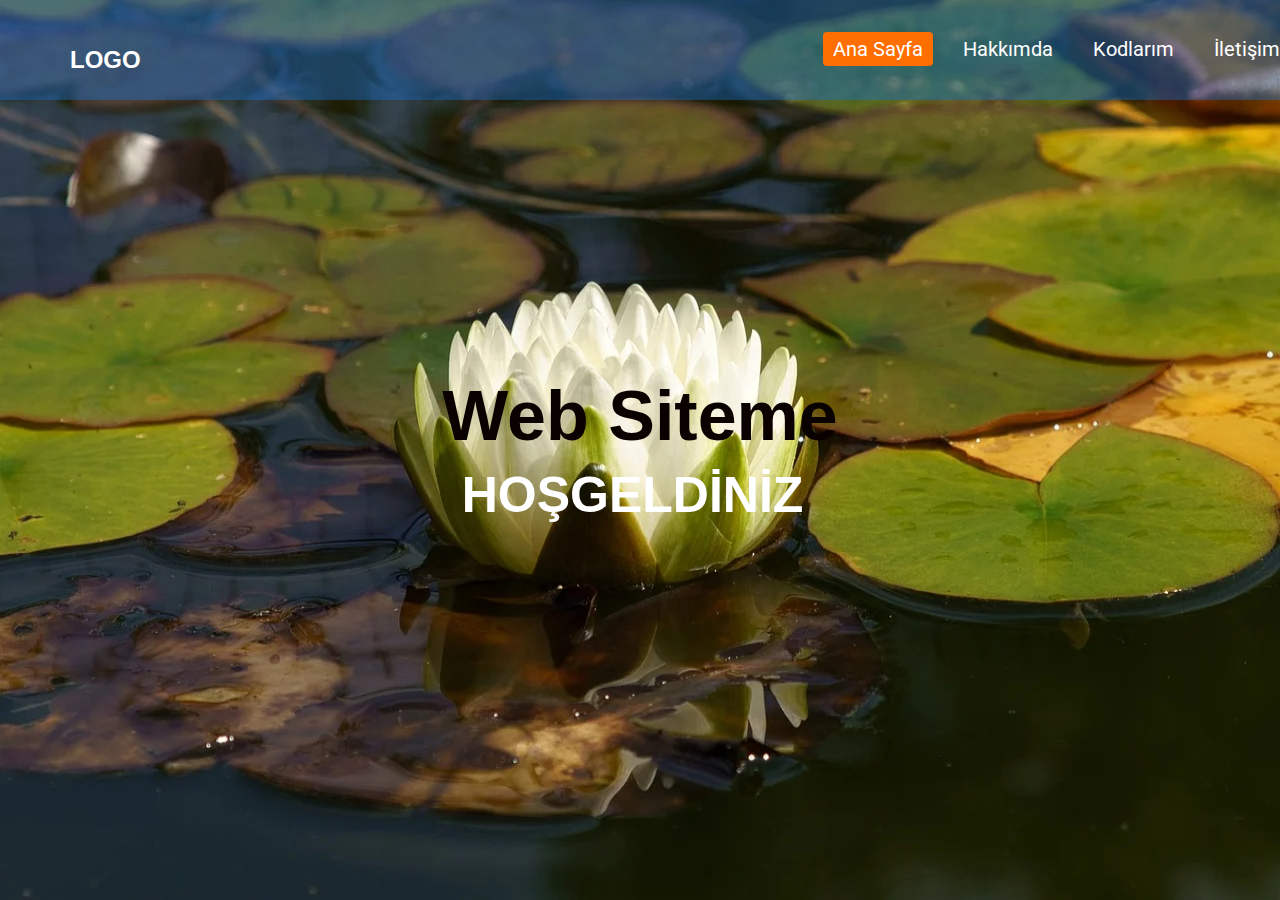
<file: index.html>
<!DOCTYPE html>
<html lang="en">
<head>
    <meta charset="UTF-8">
    <meta name="viewport" content="width=device-width, initial-scale=1.0">
    <title>LightningMcQueen</title>
    <link rel="stylesheet" href="style.css">
</head>
<body>
    <div class="container">
        <div class="navbar">
            <div class="logo">
                <a href="#">LOGO</a>
            </div>
            <ul>
                <li><a href="#"class="active">Ana Sayfa</a></li>
                <li><a href="hakkimda.html">Hakkımda</a></li>
                <li><a href="kodlarim.html">Kodlarım</a></li>
                <li><a href="iletisim.html">İletişim</a></li>
            </ul>
        </div>
        <div class="center">
            <h1>Web Siteme</h1>
            <h2>HOŞGELDİNİZ</h2>
            
        </div>
    </div>
    
</body>
</html>
<script src="script.js"></script>
</file>
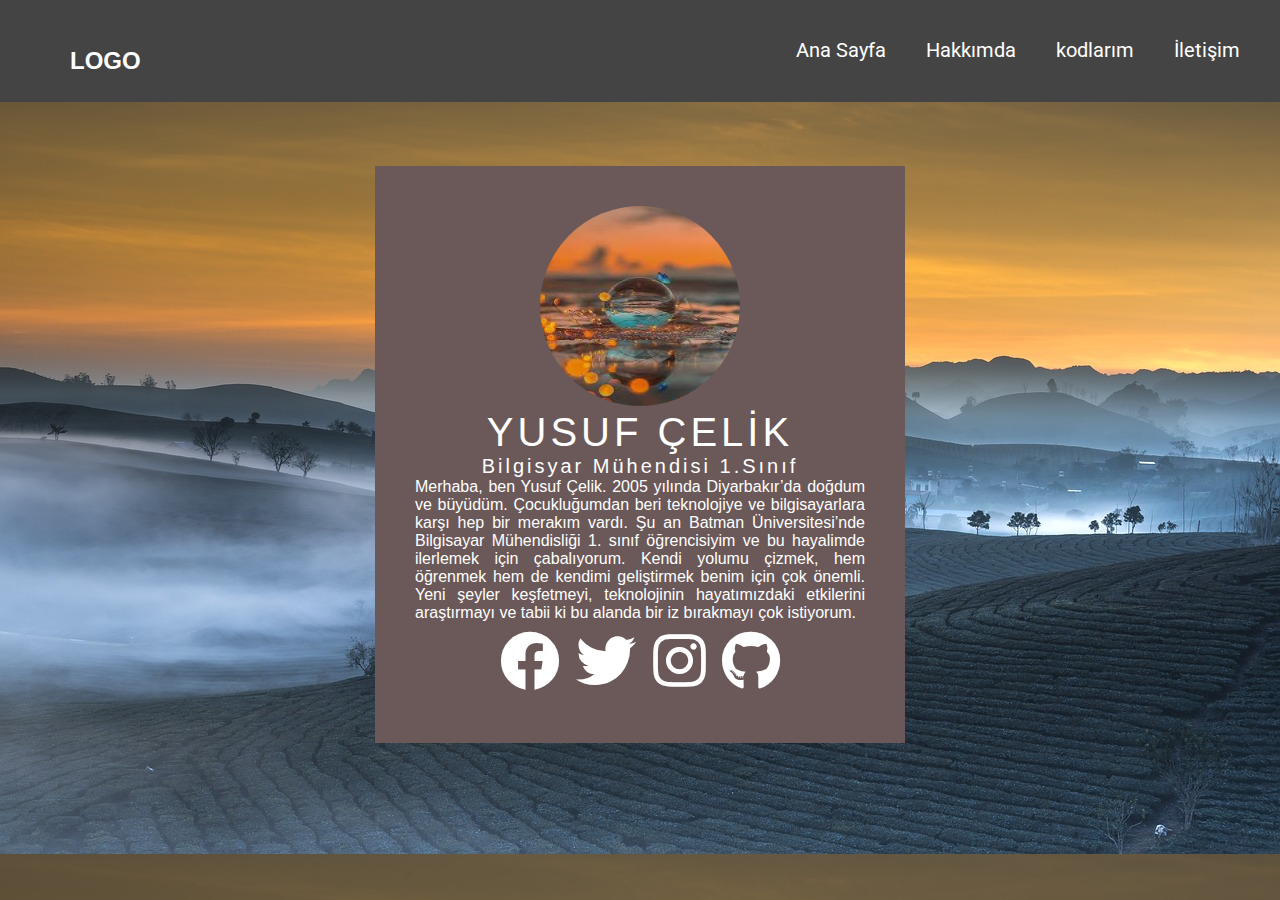
<file: hakkimda.html>
<!DOCTYPE html>
<html lang="en">
<head>
    <meta charset="UTF-8">
    <meta name="viewport" content="width=device-width, initial-scale=1.0">
    <title>Hakkımda</title>
    <link rel="stylesheet" href="style.css">
    <link rel="stylesheet" href="https://cdnjs.cloudflare.com/ajax/libs/font-awesome/5.14.0/css/all.min.css">
</head>
<body>
    <div class="box">
        <img src="pp.jpg"> 
        <h1>YUSUF ÇELİK</h1>
        <h5>Bilgisyar Mühendisi 1.Sınıf</h5>
        <p>Merhaba, ben Yusuf Çelik. 2005 yılında Diyarbakır’da doğdum ve büyüdüm. Çocukluğumdan beri teknolojiye ve bilgisayarlara karşı hep bir merakım vardı. Şu an Batman Üniversitesi’nde Bilgisayar Mühendisliği 1. sınıf öğrencisiyim ve bu hayalimde ilerlemek için çabalıyorum.

            Kendi yolumu çizmek, hem öğrenmek hem de kendimi geliştirmek benim için çok önemli. Yeni şeyler keşfetmeyi, teknolojinin hayatımızdaki etkilerini araştırmayı ve tabii ki bu alanda bir iz bırakmayı çok istiyorum.</p>
        <ul>
            <li><a href="#"><i class="fab fa-facebook"></i></a></li>
            <li><a href="#"><i class="fab fa-twitter"></i></a></li>
            <li><a href="https://www.instagram.com/y.usuf_celik/"><i class="fab fa-instagram"></i></a></li>
            <li><a href="https://github.com/YusufCelik95?tab=overview&from=2024-12-01&to=2024-12-20"><i class="fab fa-github"></i></a></li>
        </ul>
    </div>
    
</body>
</html>
<script>
    fetch("navbar.html")
        .then(response => response.text())
        .then(data => {
            document.body.insertAdjacentHTML("afterbegin", data);
        });
</script>
</file>
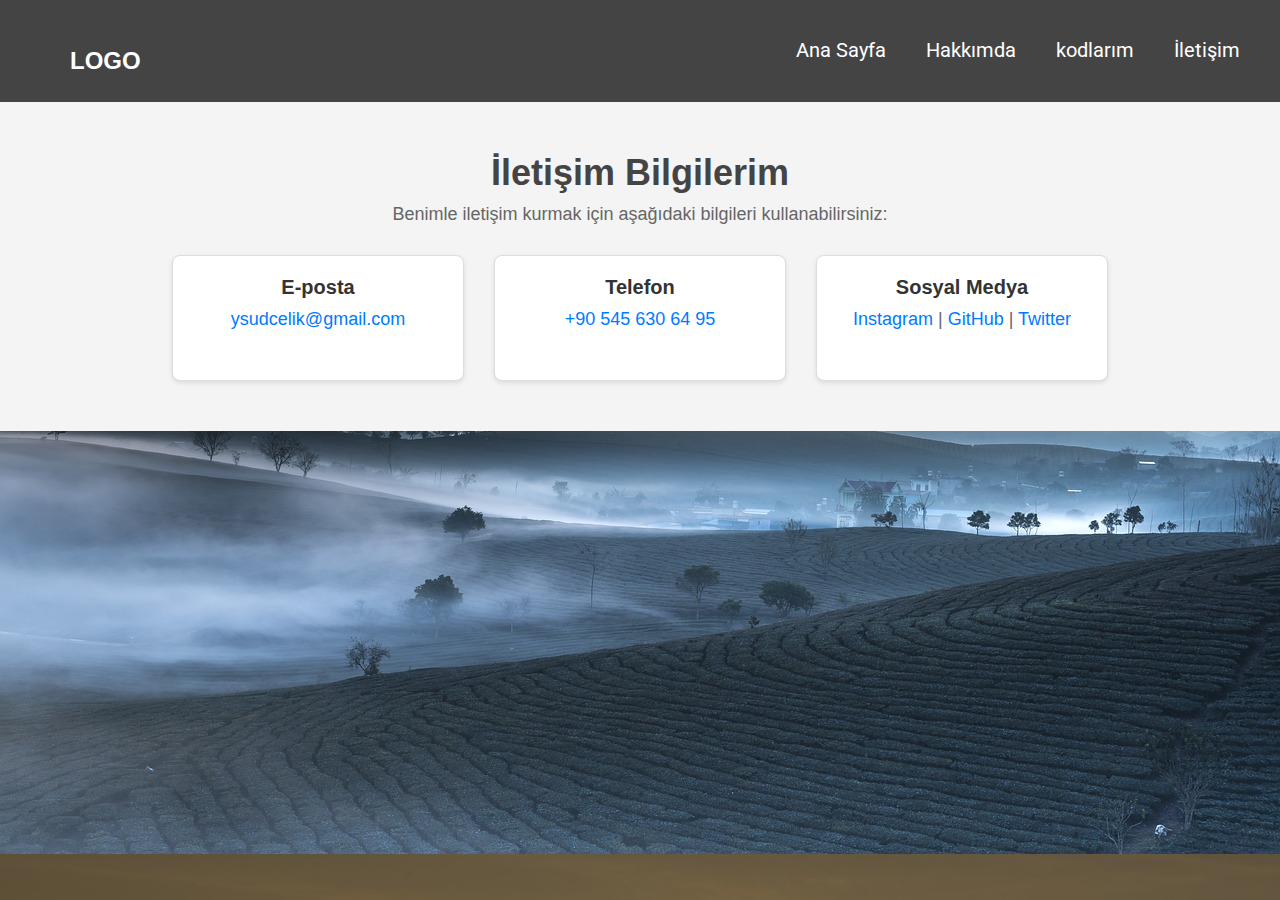
<file: iletisim.html>
<!DOCTYPE html>
<html lang="en">
<head>
    <meta charset="UTF-8">
    <meta name="viewport" content="width=device-width, initial-scale=1.0">
    <title>İletişim</title>
    <link rel="stylesheet" href="style.css">
</head>
<body>

    <div class="contact-container">
        <h1>İletişim Bilgilerim</h1>
        <p>Benimle iletişim kurmak için aşağıdaki bilgileri kullanabilirsiniz:</p>

        <div class="contact-info">
            <div class="info-item">
                <h3>E-posta</h3>
                <p><a href="mailto:ysudcelik@gmail.com">ysudcelik@gmail.com</a></p>
            </div>
            <div class="info-item">
                <h3>Telefon</h3>
                <p><a href="tel:+905456306495">+90 545 630 64 95</a></p>
            </div>
            <div class="info-item">
                <h3>Sosyal Medya</h3>
                <p>
                    <a href="https://www.instagram.com/y.usuf_celik/" target="_blank">Instagram</a> |
                    <a href="https://github.com/YusufCelik95?tab=overview&from=2024-12-01&to=2024-12-20" target="_blank">GitHub</a> |
                    <a href="https://twitter.com/kullaniciadi" target="_blank">Twitter</a>
                </p>
            </div>
        </div>
    </div>
</body>
</html>
<script>
    fetch("navbar.html")
        .then(response => response.text())
        .then(data => {
            document.body.insertAdjacentHTML("afterbegin", data);
        });
</script>
</file>
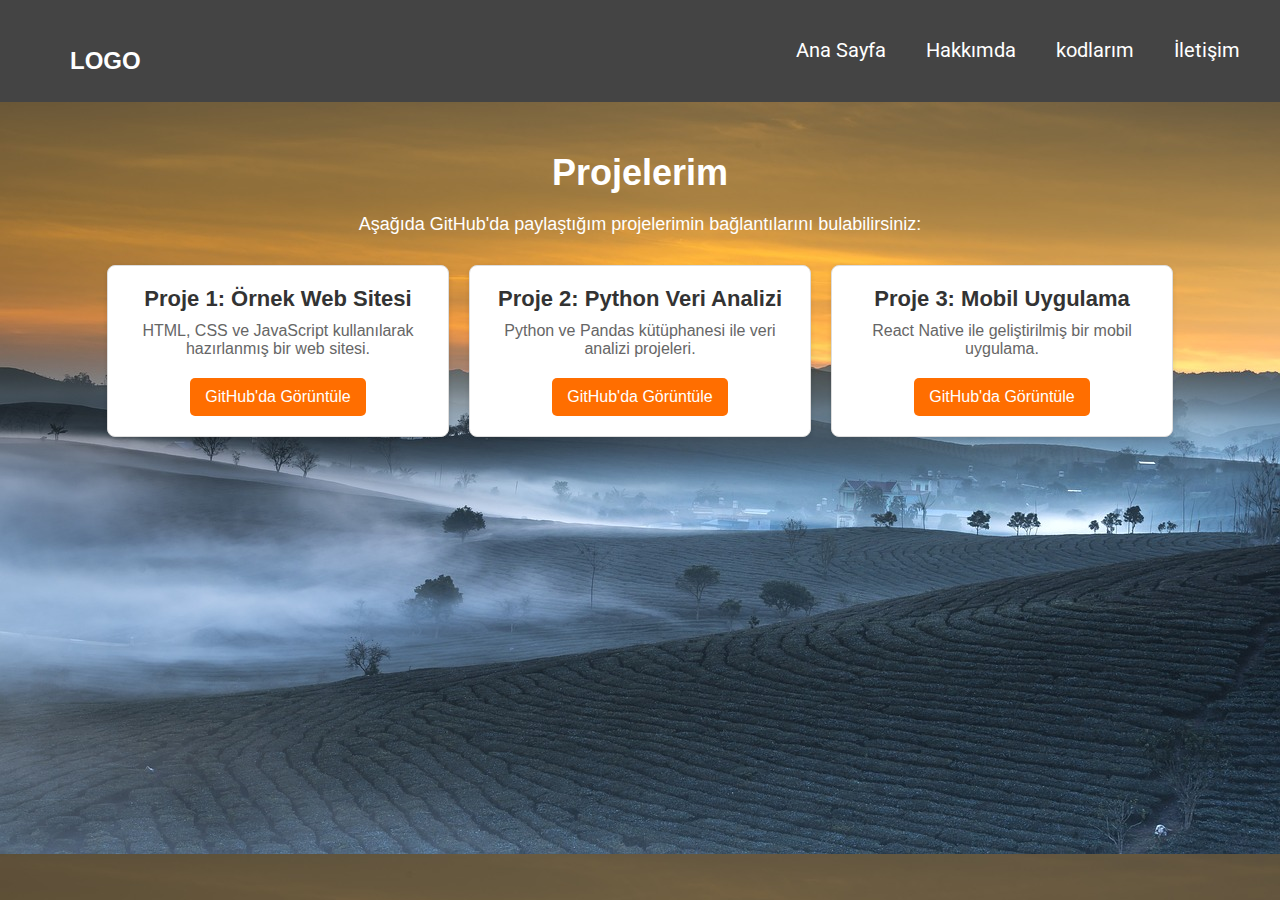
<file: kodlarim.html>
<!DOCTYPE html>
<html lang="en">
<head>
    <meta charset="UTF-8">
    <meta name="viewport" content="width=device-width, initial-scale=1.0">
    <title>Kodlarım</title>
    <link rel="stylesheet" href="style.css">
</head>
<body>
    

    <div class="services">
        <h1>Projelerim</h1>
        <p>Aşağıda GitHub'da paylaştığım projelerimin bağlantılarını bulabilirsiniz:</p>

        <div class="project-list">
            <div class="project">
                <h3>Proje 1: Örnek Web Sitesi</h3>
                <p>HTML, CSS ve JavaScript kullanılarak hazırlanmış bir web sitesi.</p>
                <a href="https://github.com/kullaniciadi/proje1" target="_blank">GitHub'da Görüntüle</a>
            </div>
            <div class="project">
                <h3>Proje 2: Python Veri Analizi</h3>
                <p>Python ve Pandas kütüphanesi ile veri analizi projeleri.</p>
                <a href="https://github.com/kullaniciadi/proje2" target="_blank">GitHub'da Görüntüle</a>
            </div>
            <div class="project">
                <h3>Proje 3: Mobil Uygulama</h3>
                <p>React Native ile geliştirilmiş bir mobil uygulama.</p>
                <a href="https://github.com/kullaniciadi/proje3" target="_blank">GitHub'da Görüntüle</a>
            </div>
           
        </div>
    </div>
</body>
</html>
<script>
    fetch("navbar.html")
        .then(response => response.text())
        .then(data => {
            document.body.insertAdjacentHTML("afterbegin", data);
        });
</script>
</file>
<file: style.css>
@import url('https://fonts.googleapis.com/css2?family=Roboto:ital,wght@0,100;0,300;0,400;0,500;0,700;0,900;1,100;1,300;1,400;1,500;1,700;1,900&display=swap');
*{
    margin: 0;
    padding: 0;
}

.container{
    background: url(çiçek.webp);
    height: 100vh;
    background-size: 100% 100%;
}
.container .navbar{
    width: 100%;
    height: 80px;
    background: rgba(22, 112, 214, 0.4)
}

.navbar .logo{
    display: inline-block;
    margin-left: 50px;
    margin-top: 20px;

}

.navbar .logo a{
    text-decoration:none ;
    font-size: 30px;
    font-family: sans-serif;
    color: #f3f3f3;
}

.navbar ul{
    float: right;
    margin-right: 20px;
}

.navbar ul li{
    list-style: none;
    display:inline-block;
    margin: 0 8px;
    line-height: 80px;
}

.navbar ul li a{
    color: white;
    text-decoration: none;
    font-size: 20px;
    padding: 6px 13px;
    font-family: Roboto;
    transition: .5s;
}

.navbar ul li a.active,
.navbar ul li a:hover{
    background: #ff6e00;
    border-radius: 2px;

}

.container .center{
    position:absolute;
    top: 50%;
    left: 50%;
    transform:translate(-50%,-50%);
    font-family: sans-serif;
    user-select: none;

}

.center h1{
    color: rgb(10, 1, 1);
    font-size: 70px;
    font-weight: bold;
    width: 900px;
    text-align: center;
}

.center h2{
    color: #fff;
    font-size: 50px;
    font-weight: bold;
    width: 885px;
    margin-top: 10px;
    text-align: center;
}

.center .buttons{
    margin: 35px 280px;
}

.buttons button{
    height: 50px;
    width: 150px;
    font-size: 18px;
    font-weight: bold;
    color: #ffb3b3;
    background: rgb(207, 96, 88);
    border: solid 1px red;
    cursor: pointer;
    outline: none;
    border-radius: 25px;
    transition: .5s;
}

.buttons button:hover{
    background: #fff;

}
body{
    margin: 0;
    padding: 0;
    background: url(manzara.jpg);
    background-size: cover;
}
.box{
    width: 450px;
    background: #6b5858;
    padding: 40px;
    text-align: center;
    margin: auto;
    margin-top: 5%;
    color: #ffffff;
    font-family: sans-serif;
}
.box img{
    border-radius: 50%;
    width: 200px;
    height: 200px;
    transition: 0.5s;
    cursor: pointer;
}
.box img:hover{
    transform: scale(0.9);
}
.box h1{
    font-size: 40px;
    letter-spacing: 4px;
    font-weight: 100;
}
.box h5{
    font-size: 20px;
    font-weight: 100;
    letter-spacing: 3px;
}
.box p{
    text-align: justify;
}
ul{
    margin: 0;
    padding: 0;
}
.box li{
    display: inline-block;
    margin: 6px;
    list-style: none;
}
.box li a{
    color: white;
    font-size: 60px;
    transition: all ease-in-out 250ms;
}
.box li a:hover{
    color: #b9b9b9;
}
body {
    font-family: Arial, sans-serif;
    margin: 0;
    padding: 0;
    background-color: #f4f4f4;
    color: #333;
}

.navbar {
    display: flex;
    justify-content: space-between;
    align-items: center;
    padding: 10px 20px;
    background-color: #444;
    color: #fff;
}

.navbar .logo a {
    text-decoration: none;
    color: #fff;
    font-size: 24px;
    font-weight: bold;
}

.navbar ul {
    list-style: none;
    margin: 0;
    padding: 0;
    display: flex;
}

.navbar ul li {
    margin: 0 10px;
}

.navbar ul li a {
    text-decoration: none;
    color: #fff;
    padding: 5px 10px;
    transition: background 0.3s;
}

.navbar ul li a:hover,
.navbar ul li a.active {
    background: #ff6e00;
    border-radius: 4px;
}

.services {
    text-align: center;
    padding: 50px 20px;
}

.services h1 {
    font-size: 36px;
    color: #ffffff;
}

.services p {
    margin: 20px auto;
    font-size: 18px;
    color: #ffffff;
    max-width: 600px;
}

.project-list {
    display: flex;
    justify-content: center;
    flex-wrap: wrap;
    gap: 20px;
    margin-top: 30px;
}

.project {
    background: #fff;
    border: 1px solid #ddd;
    border-radius: 8px;
    width: 300px;
    padding: 20px;
    box-shadow: 0 2px 5px rgba(0, 0, 0, 0.1);
    transition: transform 0.3s, box-shadow 0.3s;
}

.project h3 {
    font-size: 22px;
    color: #333;
}

.project p {
    font-size: 16px;
    color: #666;
    margin: 10px 0;
}

.project a {
    text-decoration: none;
    color: #fff;
    background-color: #ff6e00;
    padding: 10px 15px;
    border-radius: 5px;
    display: inline-block;
    margin-top: 10px;
    transition: background 0.3s;
}

.project a:hover {
    background-color: #e65c00;
}

.project:hover {
    transform: translateY(-5px);
    box-shadow: 0 5px 15px rgba(0, 0, 0, 0.2);
}

.contact-container {
    text-align: center;
    padding: 50px 20px;
    background-color: #f4f4f4;
    color: #333;
    font-family: Arial, sans-serif;
}

.contact-container h1 {
    font-size: 36px;
    color: #444;
    margin-bottom: 10px;
}

.contact-container p {
    margin: 10px auto 30px;
    font-size: 18px;
    color: #666;
    max-width: 600px;
}

.contact-info {
    display: flex;
    justify-content: center;
    flex-wrap: wrap;
    gap: 30px;
    margin-top: 20px;
}

.info-item {
    background: #fff;
    border: 1px solid #ddd;
    border-radius: 8px;
    padding: 20px;
    width: 250px;
    text-align: center;
    box-shadow: 0 2px 5px rgba(0, 0, 0, 0.1);
    transition: transform 0.3s, box-shadow 0.3s;
}

.info-item h3 {
    font-size: 20px;
    color: #333;
    margin-bottom: 10px;
}

.info-item p a {
    text-decoration: none;
    color: #007bff;
    transition: color 0.3s;
}

.info-item p a:hover {
    color: #0056b3;
}

.info-item:hover {
    transform: translateY(-5px);
    box-shadow: 0 5px 15px rgba(0, 0, 0, 0.2);
}
</file>
